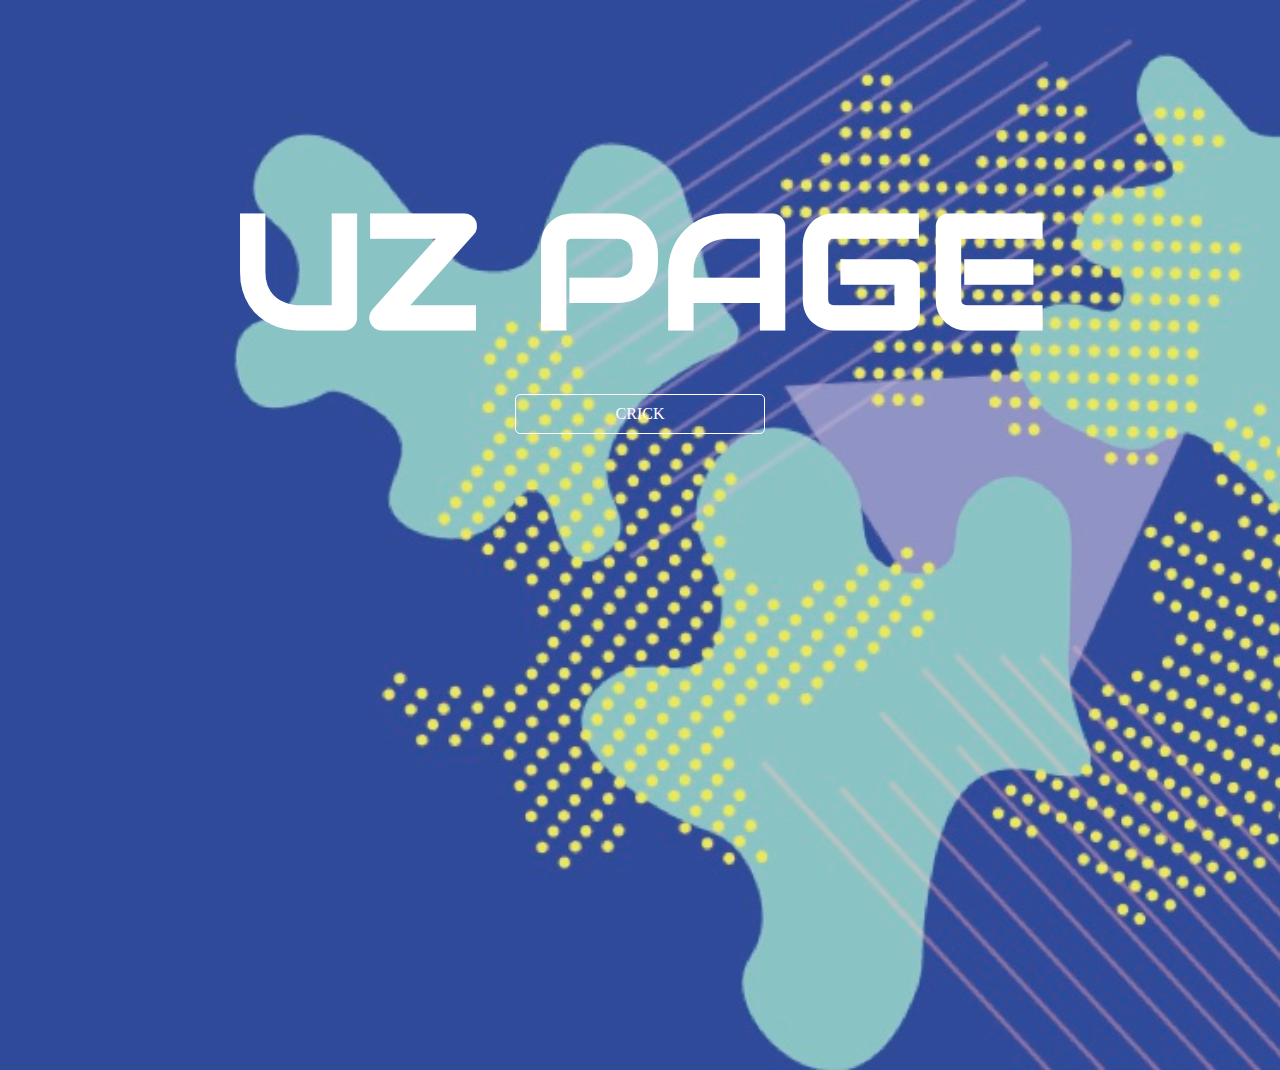
<file: index.html>
<!DOCTYPE html>
<html lang="ja">

<head>
    <meta charset="utf-8">
    <title>Yuzan</title>
    <link href="css/style.css" rel="stylesheet">
    <link href="https://fonts.googleapis.com/css?family=Audiowide" rel="stylesheet">
</head>

<body id="home">
    <main>
        <h1>UZ PAGE</h1>
        <p>
            <a class="btn-link" href="file:///Users/yuu/Desktop/mini_web-master/index2.html">
        CRICK
      </a>
        </p>
    </main>
</body>

</html>
</file>
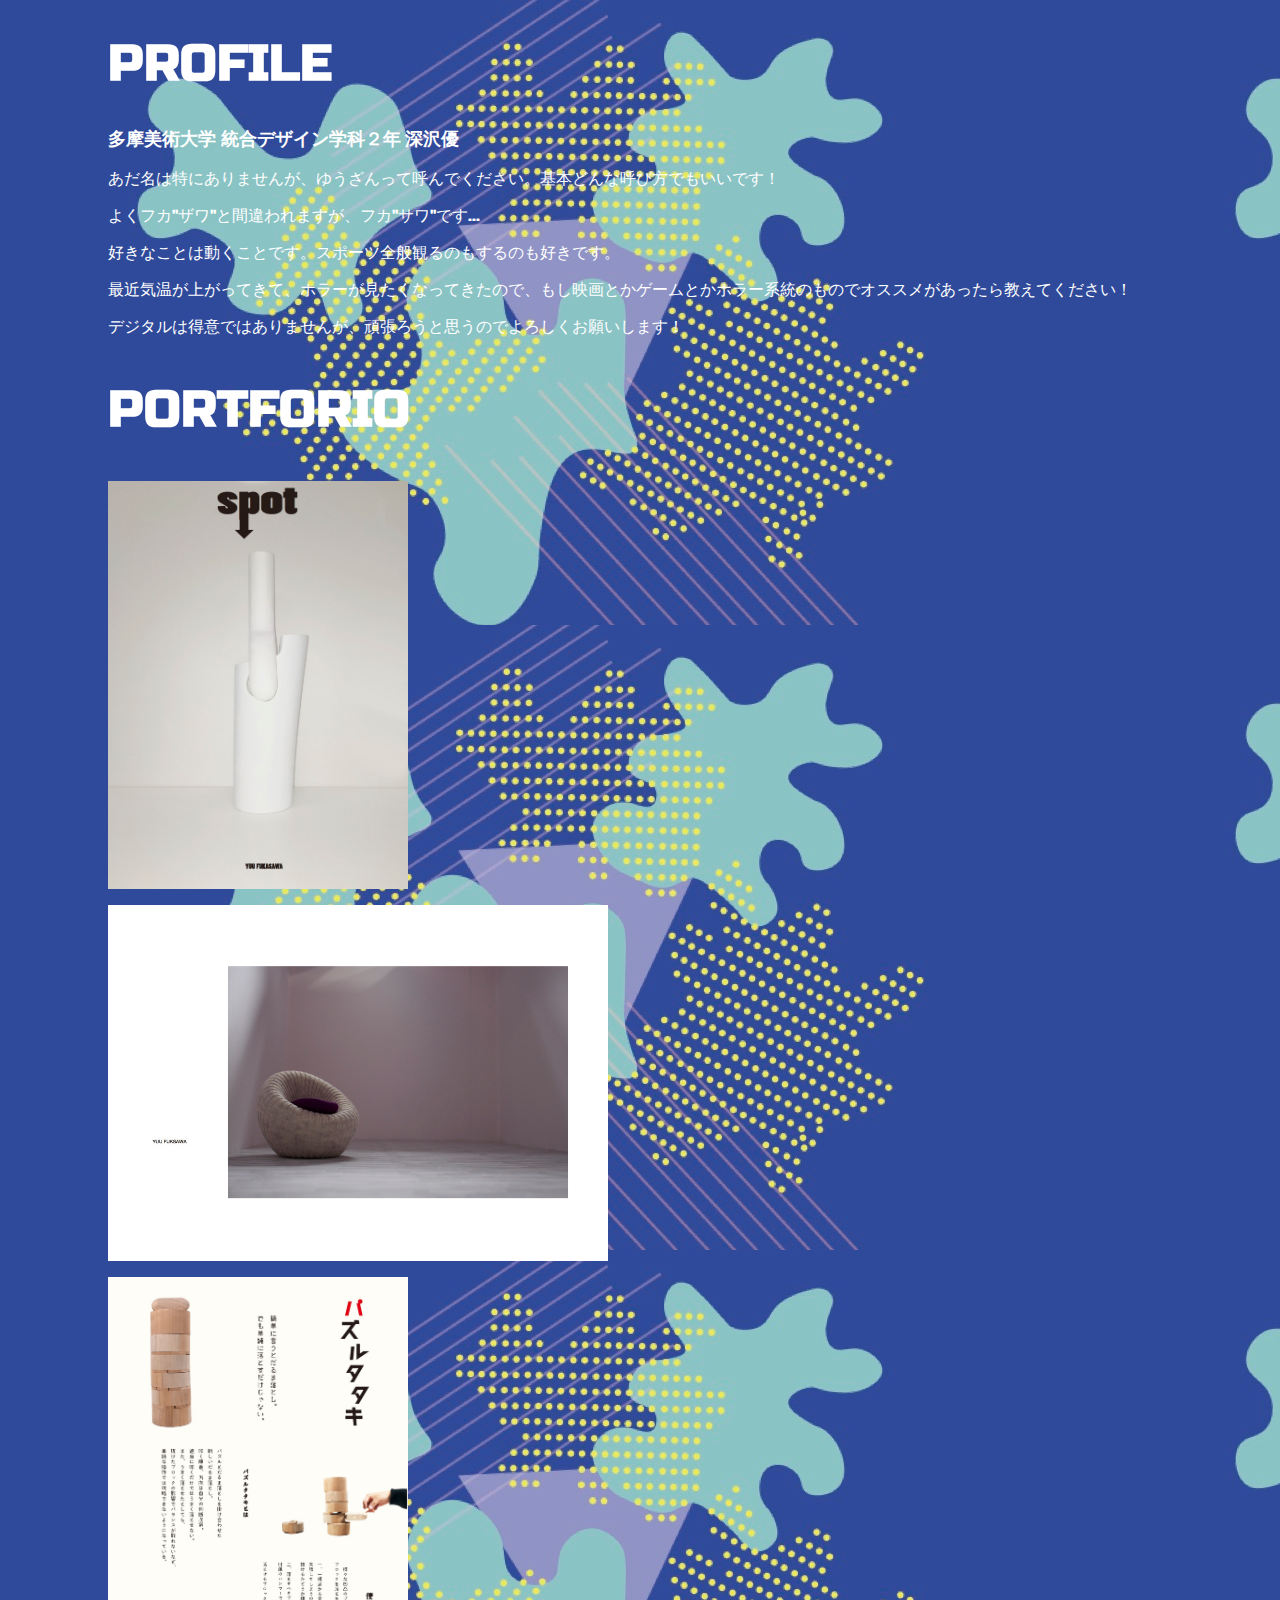
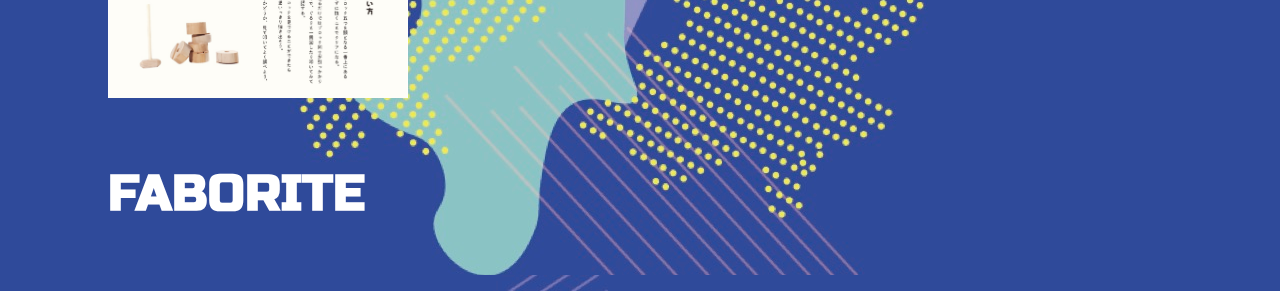
<file: index2.html>
<!DOCTYPE html>
<html lang="ja">
<head>
    <meta charset="utf-8">
  <title>紹介</title>
  <link href="css/style2.css" rel="stylesheet"type="text/css">
<link href="https://fonts.googleapis.com/css?family=Russo+One" rel="stylesheet">
    
    </head>
    
    
    <body>
        
    <h1>PROFILE</h1>
        <h3>多摩美術大学 統合デザイン学科２年 深沢優</h3>
        <p>あだ名は特にありませんが、ゆうざんって呼んでください。基本どんな呼び方でもいいです！</p>
        <p>よくフカ"ザワ"と間違われますが、フカ"サワ"です...</p>
        <p>好きなことは動くことです。スポーツ全般観るのもするのも好きです。</p>
        <p>最近気温が上がってきて、ホラーが見たくなってきたので、もし映画とかゲームとかホラー系統のものでオススメがあったら教えてください！</p>
    <p>デジタルは得意ではありませんが、頑張ろうと思うのでよろしくお願いします！
           
  
            <h2>PORTFORIO</h2>
        <p><img src="./images/dry.jpg"width="300px"align="center"></p>
        <p><img src="./images/isu.jpg"width="500px"align="center"> </p>
        <p><img src="./images/daruma.jpg"width="300px"align="center"></p>
    
        <h4>FABORITE</h4>
        
    </body>
    
</html>
</file>
<file: css/style.css>
* {
  margin: 0;
  padding: 0;
}

html,
body {
  height: 100%;
}

main {
  background-image: url(../images/saito.jpg);
  background-color: ;
  background-size: cover;
  background-blend-mode: overlay;
  text-align: center;
  height: 100%;
  padding-top: 170px;
 }

main h1 {
  color: #ffffff;
  font-size: 10rem;
  font-family: 'Audiowide', cursive;
  margin-bottom: 20px;
}

.btn-link {
  color: #fff;
  border: 1px solid #fff;
  padding: 10px 100px;
  border-radius: 5px;
  text-decoration: none;
  transition: all 0.3s;
  display: inline-block;
  margin-bottom: 100px;
}

.btn-link:hover {
  background: #000;
  border-color: #000;
}
</file>
<file: css/style2.css>
body h1{
     margin-left:100px;
    margin-right:100px;
    font-family: 'Russo One', sans-serif;
    font-size: 50px;
     color: #ffffff;
    
}
body{   
    background-image: url(../images/saito.jpg);
    }

h3{
     margin-left:100px;
    margin-right: 100px;
    color:#ffffff;
    font-size: 18px;
}

p{
    margin-left:100px;
    margin-right: 100px;
    font-family: 'Russo One', sans-serif;
    color: #ffffff;
    

}


 h2{
     
    margin-left:100px;
    margin-right: 100px;
     font-family:'Russo One', sans-serif;
    font-size: 50px;
     color: #ffffff;
    }
 
h4{margin-left:100px;
    margin-right:100px;
    font-family: 'Russo One', sans-serif;
    font-size: 50px;
     color: #ffffff;
    
    
}
</file>
